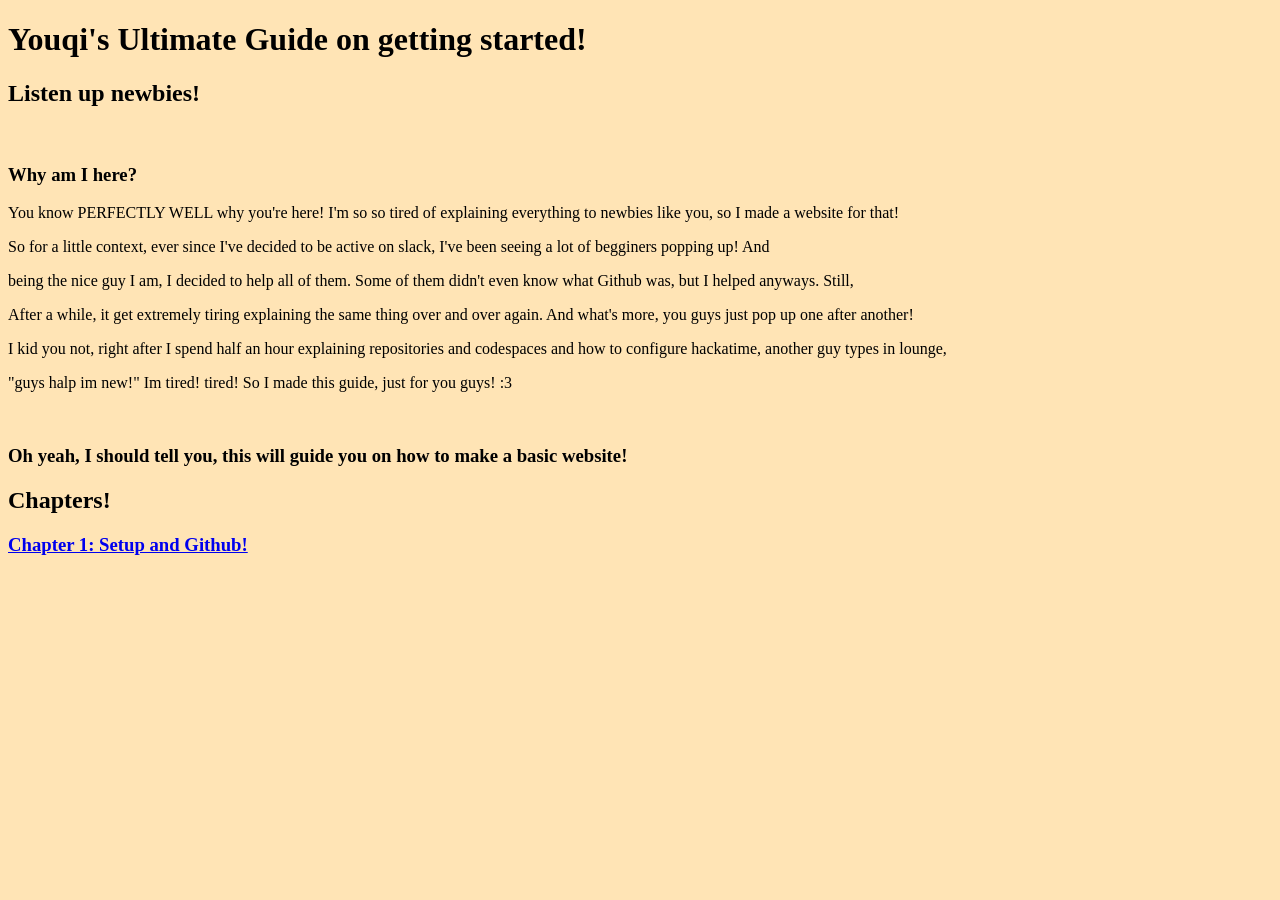
<file: index.html>
<!DOCTYPE html>
<html lang="en">
<head>
    <meta charset="UTF-8">
    <meta name="viewport" content="width=device-width, initial-scale=1.0">
    <link rel="stylesheet" href="style.css">
    <title>Youqi's Ultimate Guide on getting started!</title>
</head>
<body>
    <h1>Youqi's Ultimate Guide on getting started!</h1>
    <h2>Listen up newbies!</h2>
    &nbsp;
    <h3>Why am I here?</h3>
    <p>You know PERFECTLY WELL why you're here! I'm so so tired of explaining everything to newbies like you, so I made a website for that!</p>
    <p>So for a little context, ever since I've decided to be active on slack, I've been seeing a lot of begginers popping up! And</p>
    <p>being the nice guy I am, I decided to help all of them. Some of them didn't even know what Github was, but I helped anyways. Still,</p>
    <p>After a while, it get extremely tiring explaining the same thing over and over again. And what's more, you guys just pop up one after another!</p>
    <p>I kid you not, right after I spend half an hour explaining repositories and codespaces and how to configure hackatime, another guy types in lounge,</p>
    <p>"guys halp im new!" Im tired! tired! So I made this guide, just for you guys! :3</p>
    &nbsp;
    <h3>Oh yeah, I should tell you, this will guide you on how to make a basic website!</h3>
    <h2>Chapters!</h2>
    <h3><a href="./Chapter1-Github.html">Chapter 1: Setup and Github!</a></h3>


</body>
</html>
</file>
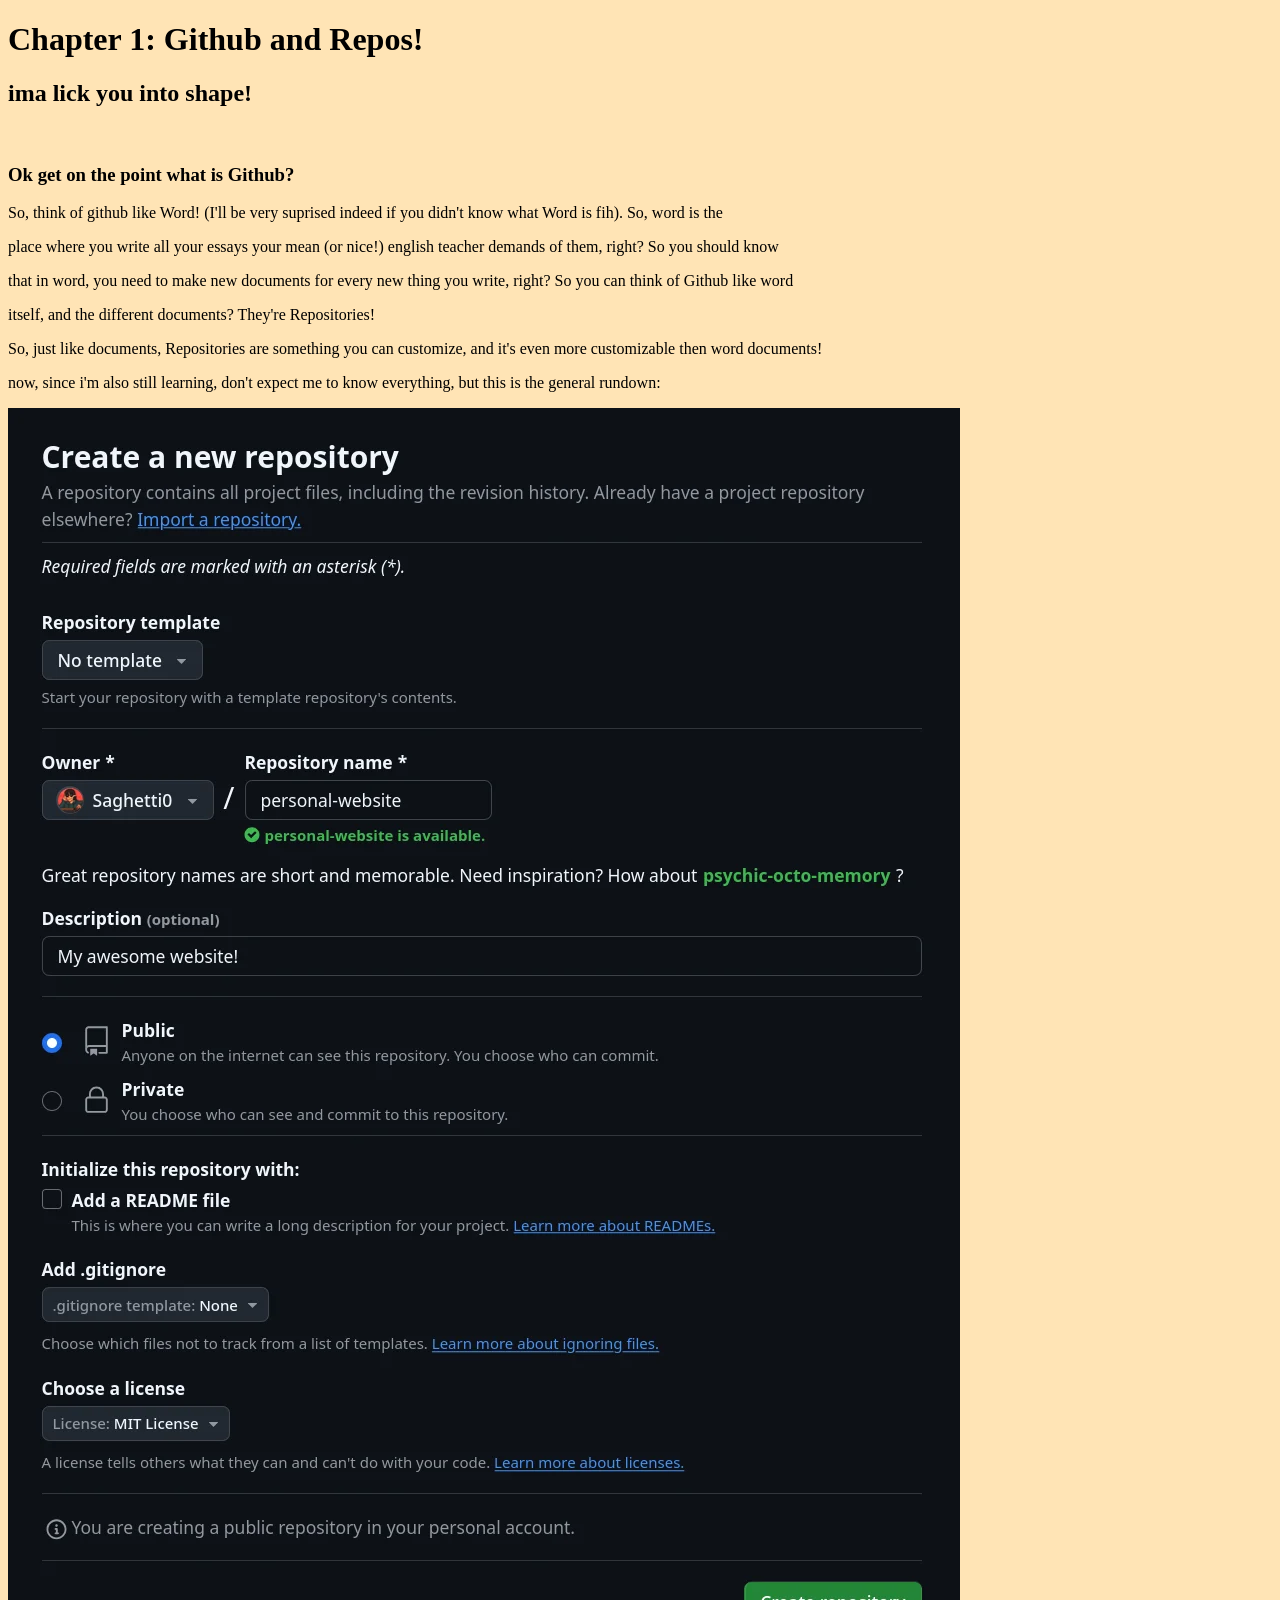
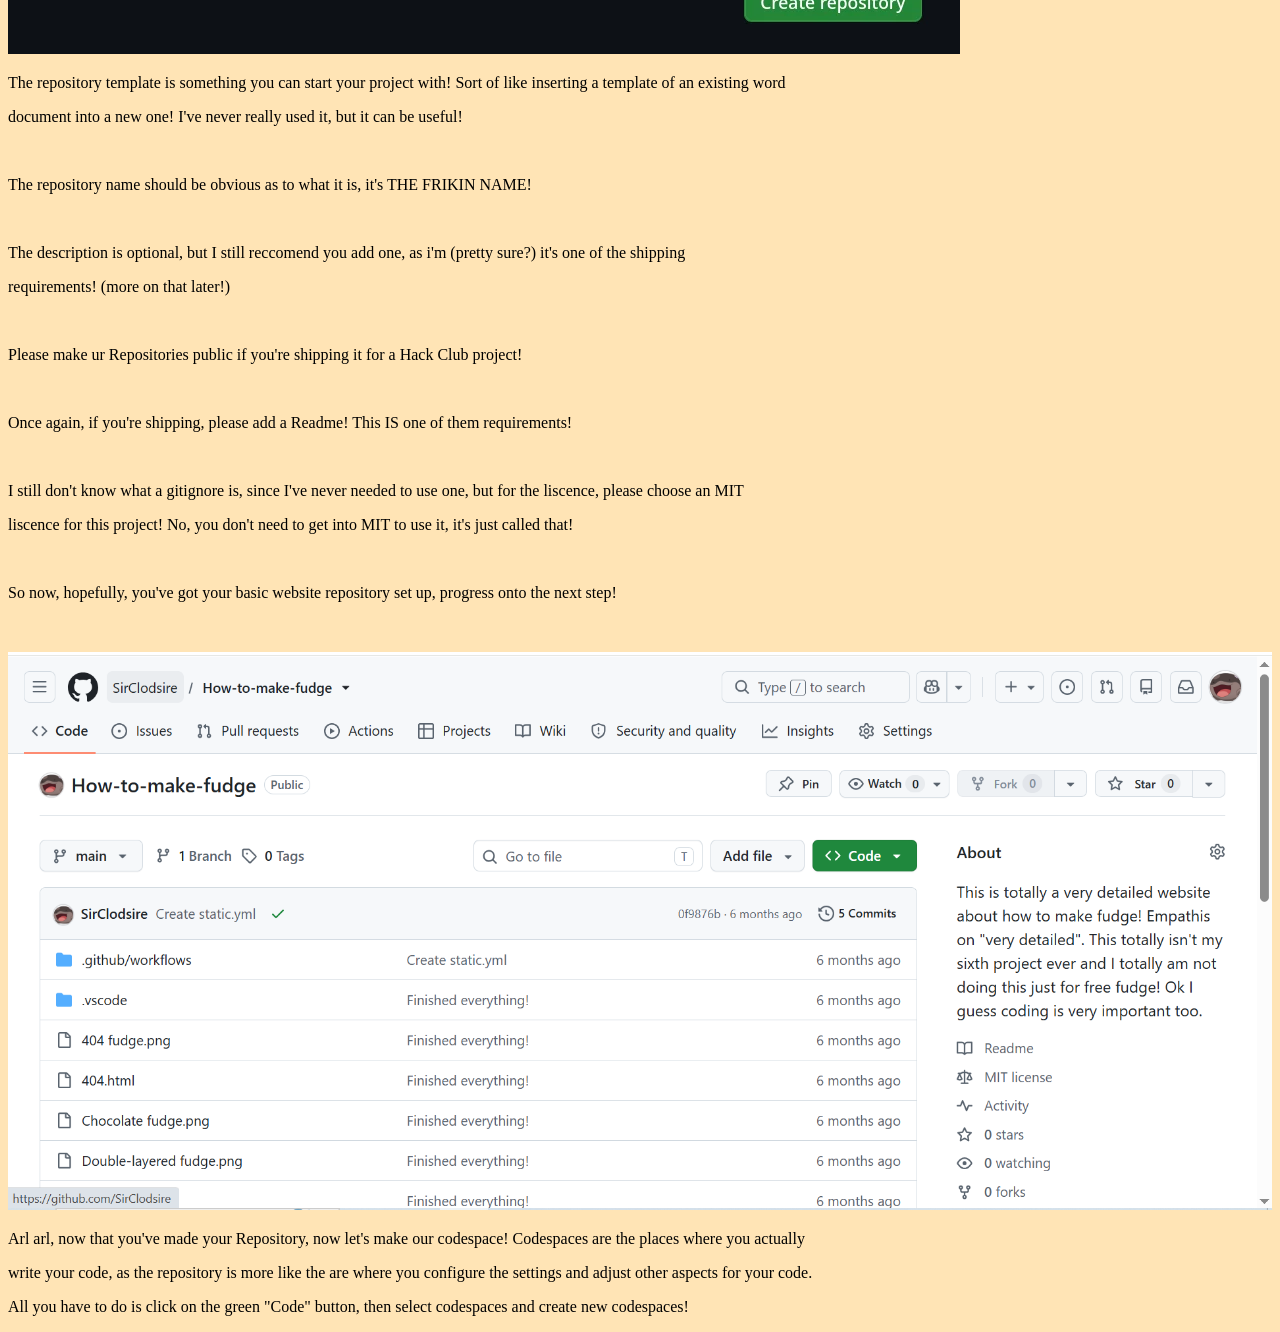
<file: Chapter1-Github.html>
<!DOCTYPE html>
<html lang="en">
<head>
    <meta charset="UTF-8">
    <meta name="viewport" content="width=device-width, initial-scale=1.0">
    <title>Chapter 1: Github and Repos!</title>
    <link rel="stylesheet" href="style.css">
</head>
<body>
    <h1>Chapter 1: Github and Repos!</h1>
    <h2>ima lick you into shape!</h2>
    &nbsp;
    <h3>Ok get on the point what is Github?</h3>
    <p>So, think of github like Word! (I'll be very suprised indeed if you didn't know what Word is fih). So, word is the</p>
    <p>place where you write all your essays your mean (or nice!) english teacher demands of them, right? So you should know </p>
    <p>that in word, you need to make new documents for every new thing you write, right? So you can think of Github like word</p>
    <p>itself, and the different documents? They're Repositories!</p>
    <p>So, just like documents, Repositories are something you can customize, and it's even more customizable then word documents!</p>
    <p>now, since i'm also still learning, don't expect me to know everything, but this is the general rundown:</p>
    <img src="Create a new repository.png" alt="Repsitory settings!">
    <p>The repository template is something you can start your project with! Sort of like inserting a template of an existing word</p>
    <p>document into a new one! I've never really used it, but it can be useful!</p>
    &nbsp;
    <p>The repository name should be obvious as to what it is, it's THE FRIKIN NAME!</p>
    &nbsp;
    <p>The description is optional, but I still reccomend you add one, as i'm (pretty sure?) it's one of the shipping</p>
    <p>requirements! (more on that later!)</p>
    &nbsp;
    <p>Please make ur Repositories public if you're shipping it for a Hack Club project!</p>
    &nbsp;
    <p>Once again, if you're shipping, please add a Readme! This IS one of them requirements!</p>
    &nbsp;
    <p>I still don't know what a gitignore is, since I've never needed to use one, but for the liscence, please choose an MIT</p>
    <p>liscence for this project! No, you don't need to get into MIT to use it, it's just called that!</p>
    &nbsp;
    <p>So now, hopefully, you've got your basic website repository set up, progress onto the next step!</p>
    &nbsp;
    <p> </p>
    <img src="Repository apprearence.png" alt="What your repo should somewhat look like!">
    <p>Arl arl, now that you've made your Repository, now let's make our codespace! Codespaces are the places where you actually</p>
    <p>write your code, as the repository is more like the are where you configure the settings and adjust other aspects for your code.</p>
    <p>All you have to do is click on the green "Code" button, then select codespaces and create new codespaces! </p>
    
    


</body>
</html>
</file>
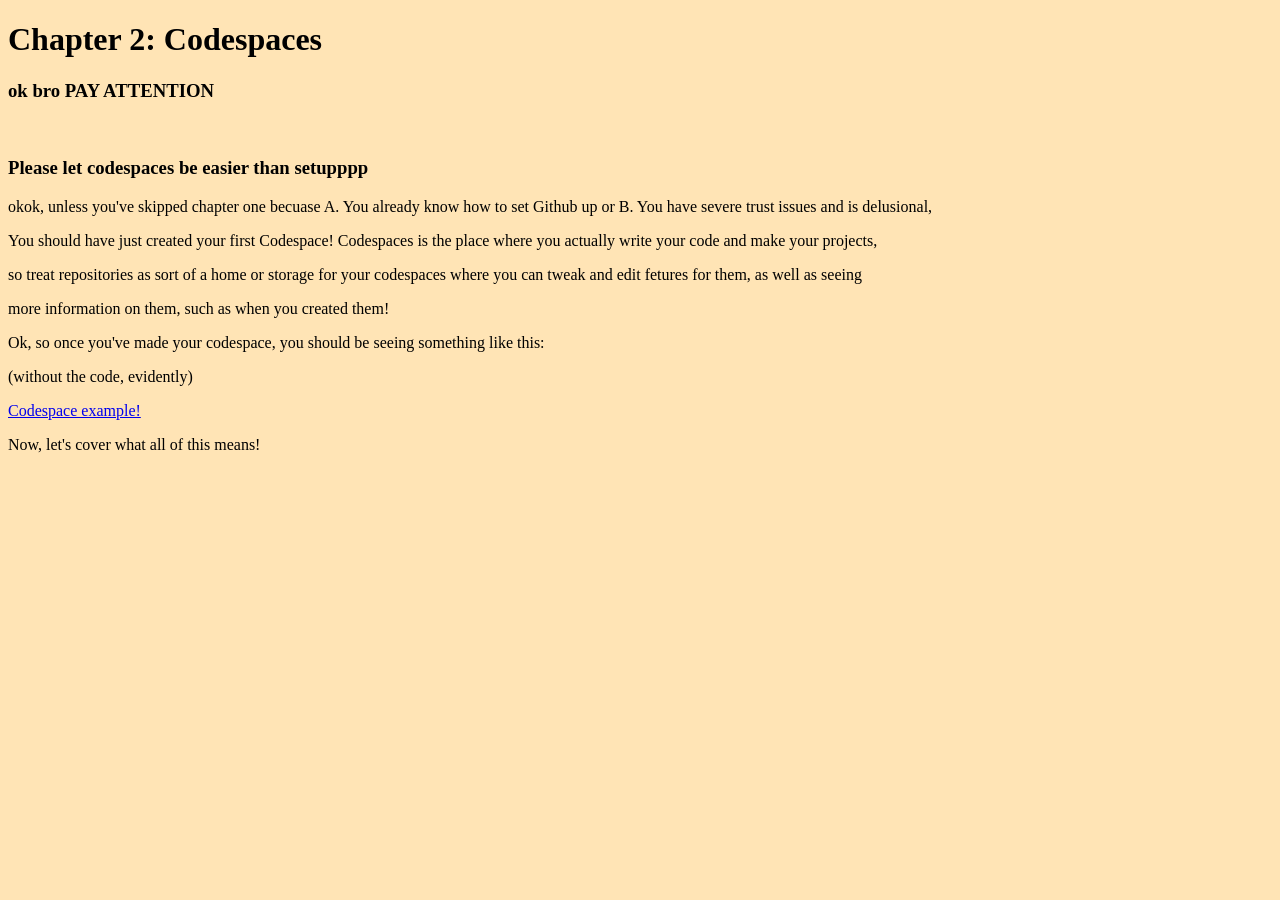
<file: Chapter2-Codespaces.html>
<!DOCTYPE html>
<html lang="en">
<head>
    <meta charset="UTF-8">
    <meta name="viewport" content="width=device-width, initial-scale=1.0">
    <link rel="stylesheet" href="style.css">
    <title>Chapter 2-Codespaces</title>
</head>
<body>
    <h1>Chapter 2: Codespaces</h1>
    <h3>ok bro PAY ATTENTION</h3>
    &nbsp;
    <h3>Please let codespaces be easier than setupppp</h3>
    <p>okok, unless you've skipped chapter one becuase A. You already know how to set Github up or B. You have severe trust issues and is delusional,</p>
    <p>You should have just created your first Codespace! Codespaces is the place where you actually write your code and make your projects,</p>
    <p>so treat repositories as sort of a home or storage for your codespaces where you can tweak and edit fetures for them, as well as seeing</p>
    <p>more information on them, such as when you created them!</p>
    <p>Ok, so once you've made your codespace, you should be seeing something like this:</p>
    <p>(without the code, evidently)</p>
    <a href="Chapter2-Codespaces.html">Codespace example!</a>
    <p>Now, let's cover what all of this means!</p>
    
</body>
</html>
</file>
<file: style.css>
body{
    background-color: moccasin;
    font-family: comic sans ms;
}

.index text{
    color: chocolate;
}

img{
    border-radius: 25;
    width: 350 px;
    max-width: 100%
}
</file>
